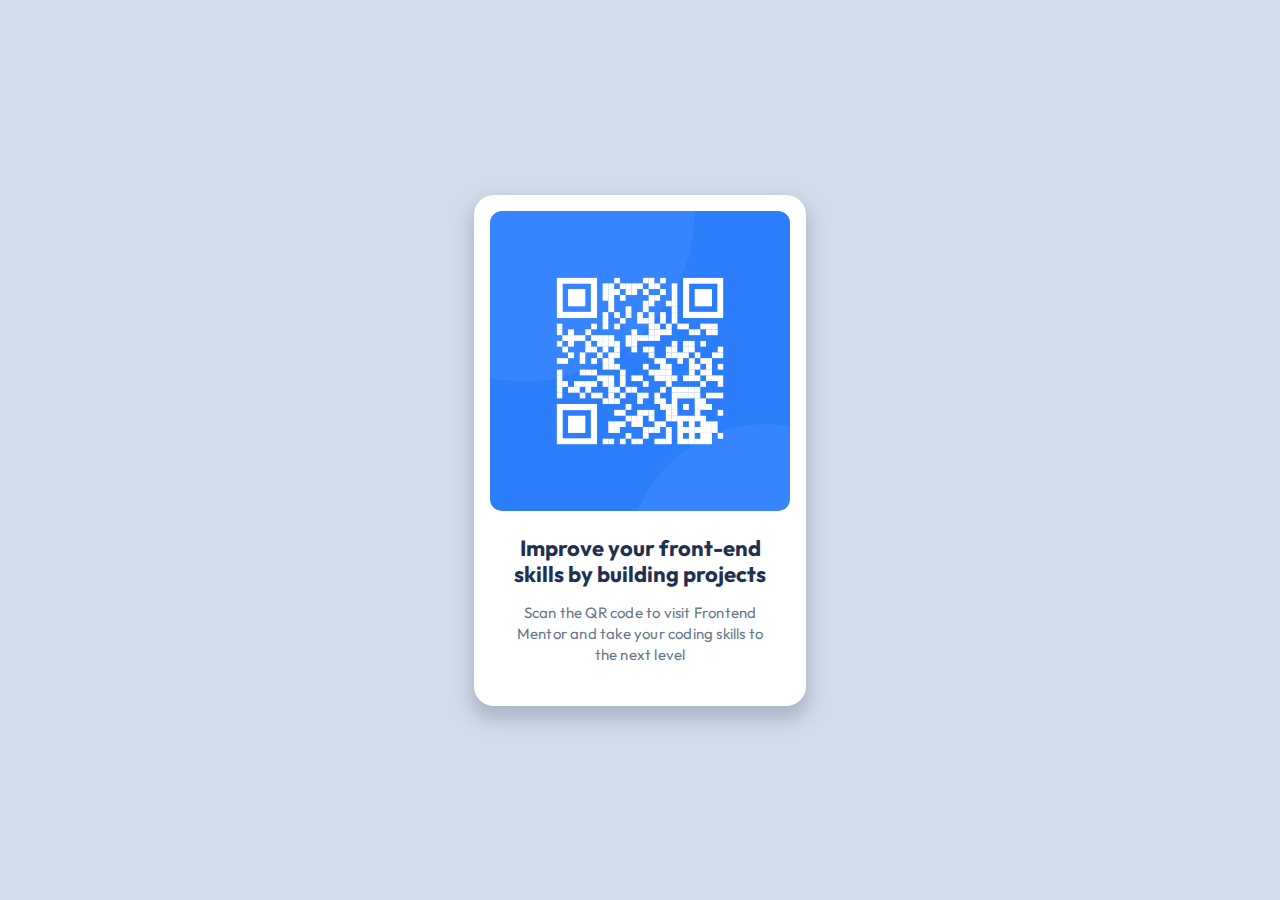
<file: index.html>
<!DOCTYPE html>
<html lang="pt-br">
<head>
  <meta charset="UTF-8">
  <meta name="viewport" content="width=device-width, initial-scale=1.0">
  <title>Document</title>
  <link rel="stylesheet" href="style.css">
  <link rel="preconnect" href="https://fonts.googleapis.com">
<link rel="preconnect" href="https://fonts.gstatic.com" crossorigin>
<link href="https://fonts.googleapis.com/css2?family=Outfit:wght@100..900&display=swap" rel="stylesheet">
</head>
<body>
  <div class="container">
    <article>
      <img src="img/image-qr-code.png" alt="">
      <h1>Improve your front-end <br> skills by building projects</h1>
      <p>Scan the QR code to visit Frontend <br> Mentor and take your coding skills to <br>the next level</p>
    </article>
  </div>
</body>
</html>
</file>
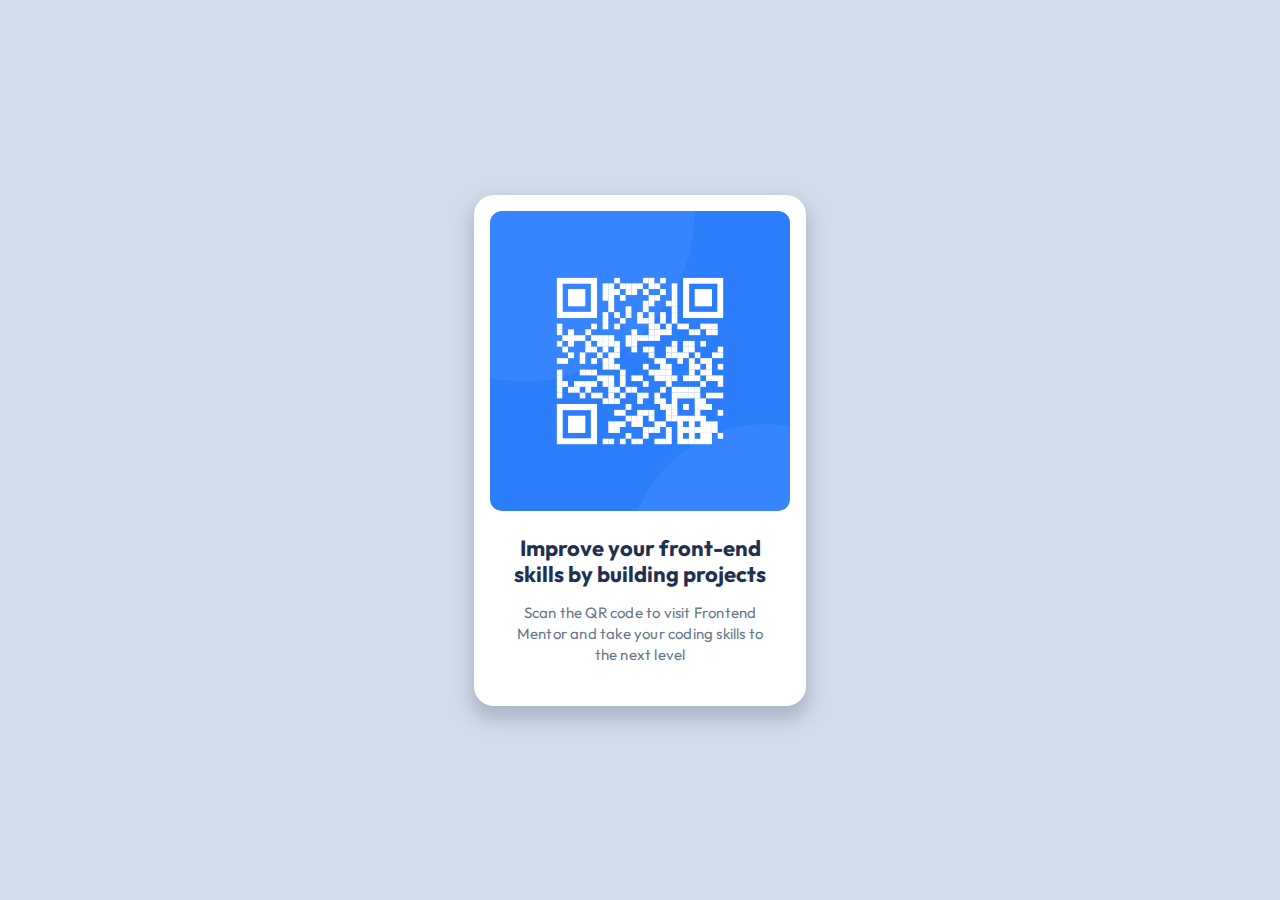
<file: exercicios/QR-CODE-component/index.html>
<!DOCTYPE html>
<html lang="pt-br">
<head>
  <meta charset="UTF-8">
  <meta name="viewport" content="width=device-width, initial-scale=1.0">
  <title>QR CODE component</title>
  <link rel="stylesheet" href="style.css"> 
  <link rel="shortcut icon" href="/exercicios/QR-CODE-component/img/favicon-32x32.png" type="image/x-icon">
  <link rel="preconnect" href="https://fonts.googleapis.com">
<link rel="preconnect" href="https://fonts.gstatic.com" crossorigin>
<link href="https://fonts.googleapis.com/css2?family=Outfit:wght@100..900&display=swap" rel="stylesheet">
</head>
<body>
  <div class="container">
    <article>
      <img src="img/image-qr-code.png" alt="">
      <h1>Improve your front-end <br> skills by building projects</h1>
      <p>Scan the QR code to visit Frontend <br> Mentor and take your coding skills to <br>the next level</p>
    </article>
  </div>
</body>
</html>
</file>
<file: style.css>
h1 {
  margin: 0px;
  padding: 0px;
}


body {
  background-color: #d5e1ef;
  height: 100vh;
  margin: 0px;
}
.container {
  height: 100%;
  display: grid;
  justify-content: center;
  align-content: center;
  background-color: #88585807;
}
article {
  width: 300px;
  height: 479px;
  background-color: #ffffff;
  display: grid;
  grid-template-columns: 1fr;
  border-radius: 20px;
  padding: 16px;
  box-shadow: 0px 10px 18px 4px #68778d5b;
}

img {
  max-width: 100%;
  display: block;
  border-radius: 12px;
}

.outfit-all {
  font-family: "Outfit", serif;
  font-optical-sizing: auto;
  font-weight: 700;
  font-style: normal;
}

h1 {
  font-size: 22px;
  color: #1f314f;
  line-height: 120%;
  letter-spacing: 0px;
  font-family: "Outfit", serif;
  text-align: center;
  padding: 24px 0px 0px 0px;
}
p {
  font-size: 15px;
  color: #68778D;
  line-height: 140%;
  letter-spacing: 0.2px;
  text-align: center;
  font-family: "Outfit", serif;
  font-weight: 400;
  margin-bottom: 40px;
}

@media (max-width: 375px) {
  article {
    width: 250px;
    height: 410px;
  }
  h1 {
    font-size: 21px;
    font-weight: 700;
  }
  p {
    font-size: 15px;
    margin-bottom: 60px;
  }
}
</file>
<file: exercicios/QR-CODE-component/style.css>
h1 {
  margin: 0px;
  padding: 0px;
}


body {
  background-color: #d5e1ef;
  height: 100vh;
  margin: 0px;
}
.container {
  height: 100%;
  display: grid;
  justify-content: center;
  align-content: center;
  background-color: #88585807;
}
article {
  width: 300px;
  height: 479px;
  background-color: #ffffff;
  display: grid;
  grid-template-columns: 1fr;
  border-radius: 20px;
  padding: 16px;
  box-shadow: 0px 10px 18px 4px #68778d5b;
}

img {
  max-width: 100%;
  display: block;
  border-radius: 12px;
}

.outfit-all {
  font-family: "Outfit", serif;
  font-optical-sizing: auto;
  font-weight: 700;
  font-style: normal;
}

h1 {
  font-size: 22px;
  color: #1f314f;
  line-height: 120%;
  letter-spacing: 0px;
  font-family: "Outfit", serif;
  text-align: center;
  padding: 24px 0px 0px 0px;
}
p {
  font-size: 15px;
  color: #68778D;
  line-height: 140%;
  letter-spacing: 0.2px;
  text-align: center;
  font-family: "Outfit", serif;
  font-weight: 400;
  margin-bottom: 40px;
}

@media (max-width: 375px) {
  article {
    width: 250px;
    height: 410px;
  } 
  h1 {
    font-size: 21px;
    font-weight: 700;
  }
  p {
    font-size: 15px;
    margin-bottom: 60px;
  }
}
</file>
